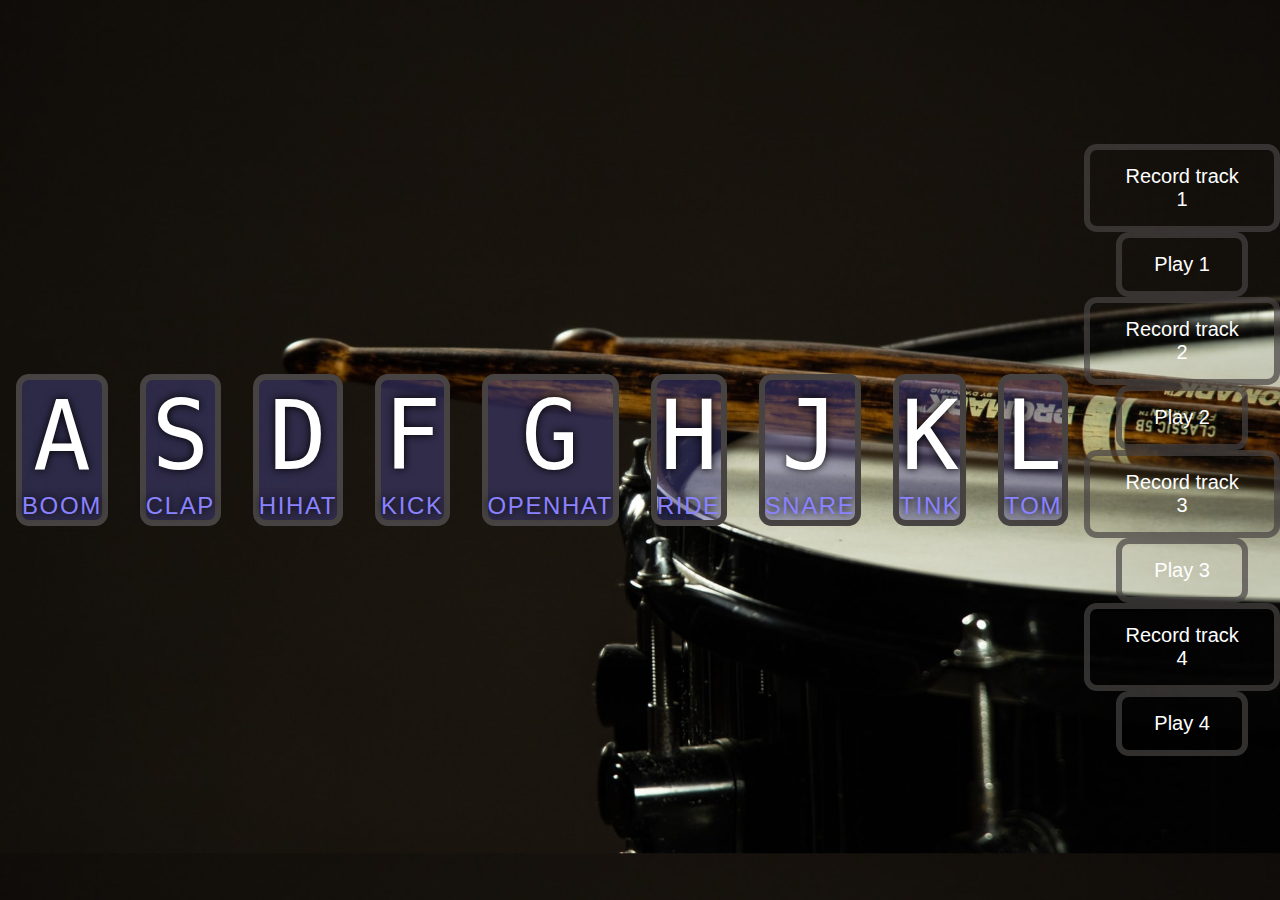
<file: Drumkit/index.html>
<!DOCTYPE html>
<html lang="en">
<head>
    <meta charset="UTF-8">
    <meta name="viewport" content="width=device-width, initial-scale=1.0">
    <link rel="stylesheet"  href="style.css">
    <link rel="stylesheet" href="https://stackpath.bootstrapcdn.com/bootstrap/4.1.3/css/bootstrap.min.css" integrity="sha384-MCw98/SFnGE8fJT3GXwEOngsV7Zt27NXFoaoApmYm81iuXoPkFOJwJ8ERdknLPMO" crossorigin="anonymous">
    <title>Drumkit App</title>
</head>
<body>

     <div class="keys">
            <div  class="key">
                <kbd>A</kbd>
                <span class="sound">boom</span>
              <audio src="sounds/boom.wav"  id="boom"></audio></br>
            </div>
            <div  class="key">
                <kbd>S</kbd>
                <span class="sound">clap</span>
                <audio src="sounds/clap.wav"  id="clap"></audio></br>
            </div>
            <div  class="key">
                <kbd>D</kbd>
                <span class="sound">hihat</span>
                <audio src="sounds/hihat.wav"  id="hihat"></audio></br>
            </div>
            <div  class="key">
                <kbd>F</kbd>
                <span class="sound">kick</span>
                <audio src="sounds/kick.wav"  id="kick"></audio></br>
            </div>
            <div  class="key">
                <kbd>G</kbd>
                <span class="sound">openhat</span>
                <audio src="sounds/openhat.wav"  id="openhat"></audio></br>
            </div>
            <div  class="key">
                <kbd>H</kbd>
                <span class="sound">ride</span>
                <audio src="sounds/ride.wav"  id="ride"></audio></br>
            </div>
            <div  class="key">
                <kbd>J</kbd>
                <span class="sound">snare</span>
                <audio src="sounds/snare.wav"  id="snare"></audio></br>
            </div>
            <div  class="key">
                <kbd>K</kbd>
                <span class="sound">tink</span>
                <audio src="sounds/tink.wav"  id="tink"></audio></br>
            </div>
            <div  class="key">
                <kbd>L</kbd>
                <span class="sound">tom</span>
                <audio src="sounds/tom.wav"  id="tom"></audio></br>
            </div>
    <div class="buttons">
        <button class="button" id="track1Rec">Record track 1</button>
        <button class="button" id="track1Play">Play 1</button>
        <button class="button" id="track2Rec">Record track 2</button>
        <button class="button" id="track2Play">Play 2</button>
        <button class="button" id="track3Rec">Record track 3</button>
        <button class="button" id="track3Play">Play 3</button>
        <button class="button" id="track4Rec">Record track 4</button>
        <button class="button" id="track4Play">Play 4</button>
    </div>
   
    <script src="script.js"></script>
</body>
</html>
</file>
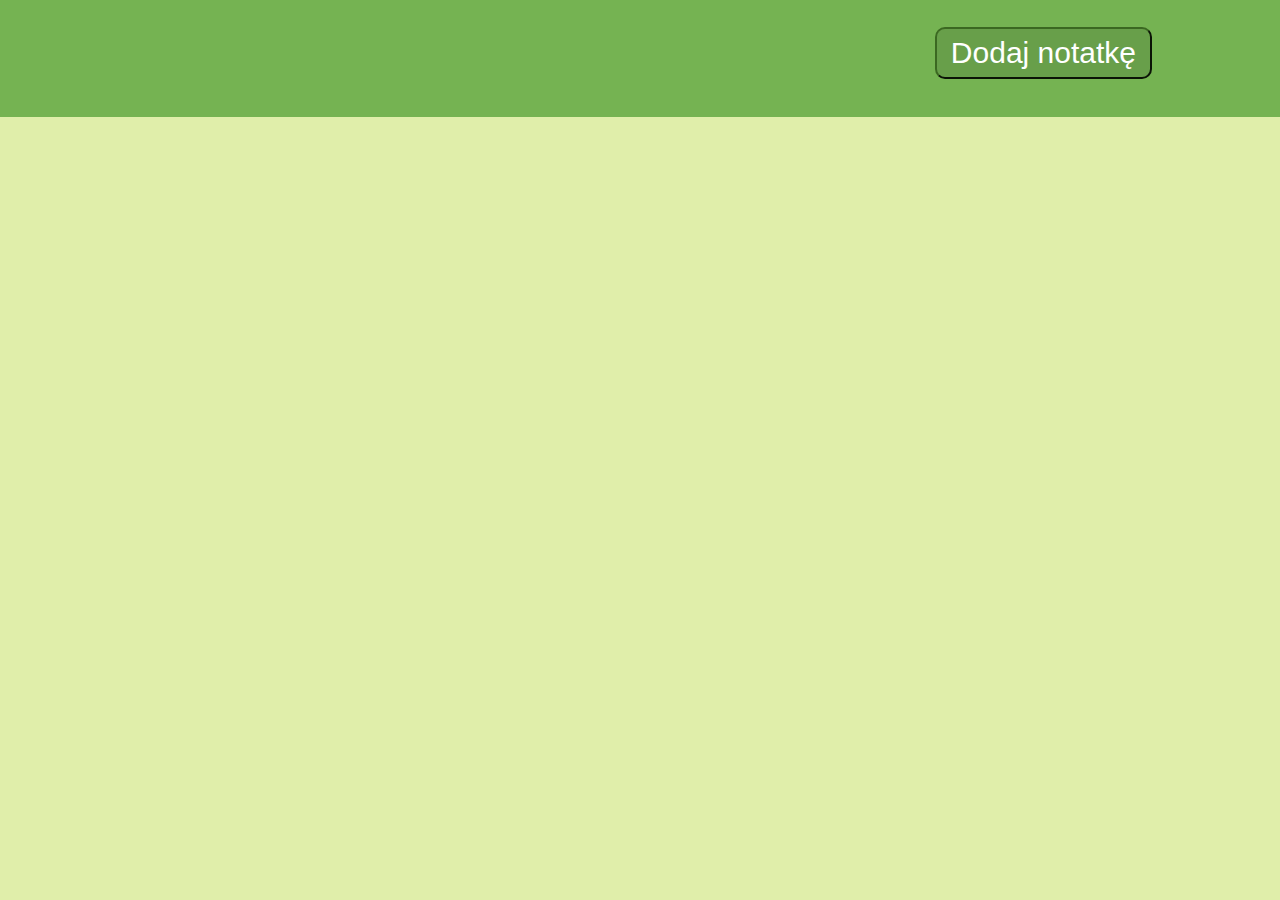
<file: NotePocket/index.html>
<!DOCTYPE html>
<html lang="en">

<head>
    <meta charset="UTF-8">
    <meta name="viewport" content="width=device-width, initial-scale=1.0">
    <link rel="stylesheet" href="style.css">
    <meta http-equiv="X-UA-Compatible" content="ie-edge">
    <link rel="stylesheet" href="style.css">
    <title>Note Pocket</title>
</head>

<body>
    <div id="header">
        <button id="plus">Dodaj notatkę</button>
    </div>
    

    <script type="text/javascript" src="main.js"></script>
    <script type="text/javascript" src="note.js"></script>
</body>

</html>
</file>
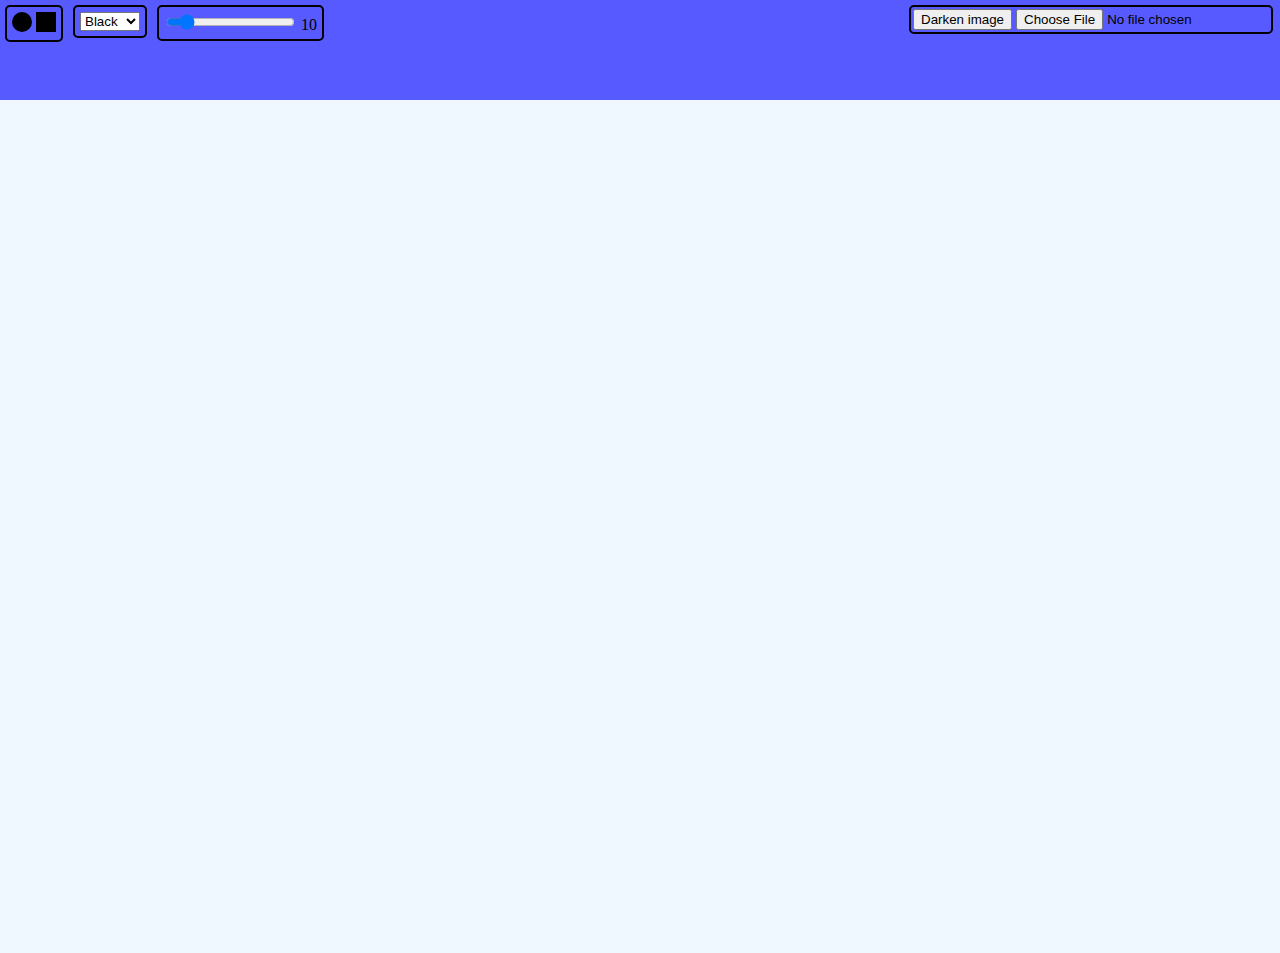
<file: Photoshopaint/index.html>
<!DOCTYPE html>
<html lang="en">
<head>
    <meta charset="UTF-8">
    <meta name="viewport" content="width=device-width, initial-scale=1.0">
    
    <title>Photoshopaint</title>
    
    <script src="ps.js" type="text/javascript"></script>
    <script src="script.js" type="text/javascript"></script>
    <link rel="stylesheet" type="text/css" href="style.css">
</head>
<body>
    
    
    <canvas id="canvas" width="1200" height="800">

    </canvas>
    <div id="bar">

        <div class="barLeft">
            <button id="circleBrush" class="circle-brush-btn"></button>
            <button id="squareBrush" class="square-brush-btn"></button> 
        </div>
       <div class="barLeft">
            <select id="brushColor">
                <option value="black">Black</option>
                <option value="red">Red</option>
                <option value="blue">Blue</option>
                <option value="green">Green</option>
                
            </select>
        </div>
        <div class="barLeft">
            <input type="range" id="sizeBrush" min="5" max="50" value="5">
            <a id="brushsizeout"></a>
        </div>
        

        <div class="barRight imageOptions">
                <button id="darken">Darken image</button>
                <input type="file" id="imageLoader"/>
        </div>

        
    </div>

</body>
</html>
</file>
<file: Drumkit/style.css>
* {
    margin: 0;
    padding: 0;
    border: 0;
  }
  
  body {
    font-family: "Avantgarde", sans-serif;
    height: 100px;
    text-align: center;
    background-image: url(background.jpg);
    background-size: cover;
   
  }
  button{
    background-color: transparent;
    border: .4rem solid rgba(71, 67, 67, 0.7);
    border-radius: .8rem;
    color: rgb(255, 255, 255);
    padding: 15px 32px;
    text-align: center;
    text-decoration: none;
    display: inline-block; 
    font-size: 20px;
  }
  .keys {
    display: flex;
    flex: 1;
    min-height: 100vh;
    align-items: center;
    justify-content: center;
  }
  
  .key {
    border: .4rem solid rgb(71, 67, 67);
    border-radius: .8rem;
    margin: 1rem;
    font-size: 1.5rem;
    width: 10rem;
    text-align: center;
    color: white;
    background: rgba(82, 80, 163, 0.4);
    text-shadow: 0 0 .5rem black;
  }
  kbd {
    display: block;
    font-size: 6rem;
  }
  .sound {
    font-size: 1.5rem;
    text-transform: uppercase;
    letter-spacing: .1rem;
    color: #8a82ff;
  }
</file>
<file: NotePocket/style.css>
body{
    margin:0;
    width: 100%;
    height: 100%;
    background-color:rgb(224, 238, 170);
    font-family:Arial, Helvetica, sans-serif;
}

#header{
    position: absolute;
    top:0;
    left: 0;
    height: 13%;
    width: 100%;
    margin: 0;
    background-color: rgb(117, 179, 82);
}
h2{
    position: absolute;
    right:18%;
    top:15%;
    padding: 0;
    margin: 0;
    color: honeydew;
}
#usun{
    position: absolute;
    right:19%;
    top:65%;
    padding: 0;
    margin: 0;
    color: honeydew;   
}

#plus{
    position: absolute;
    right: 10%;
    top:23%;
    text-align: center;
    margin-left:1%;
    background-color: rgba(17, 13, 13, 0.123);
    border-radius: 10px;
    border-style: outset;
    border-color:rgb(59, 104, 33);
    color:#fff;
    padding: 5px;
    overflow:auto;
    font-size: 30px;
    padding:  7px 14px 7px 14px;
}
#plus:hover{
    margin-left: 1%;
    background-color:rgb(149, 189, 126);
    border-radius: 10px;
    border-style: outset;
    border-color:rgb(59, 104, 33); 
}

#container{
    position: absolute;
    left:0;
    top:13%;
    background-color:rgb(59, 104, 33);
    width: 100%;
    height: 87%;
}
.note{
    position: absolute;
    top:5%;
    left:3%;
    background-color:whitesmoke;
    width: 20%;
    height: 45%;
    border: 2px solid;
    border-radius: 5px;
    border-color:rgb(176, 204, 64);
}
.bar{
    position: absolute;
    top:0;
    left:0;
    border: 2px 2px 6px 6px black; 
    border-radius: 4px; 
    width: 100%;
    background-color:rgb(117, 179, 82);
    height: 15%;
}
.bar:hover{
    cursor: move;
}
.titleOfNote{
    width: 50%;
    height: 10%;
    position: absolute;
    top:2%;
    left:5%;
    background-color:none;
    text-align: center;
    font-size: 16px;
}
textarea{
    position: absolute;
    top: 21%;
    left:4%;
    right: 2%;
    width: 90%;
    height: 65%;
    background-color: rgba(0, 255, 115, 0);
}

.dateOfCreateNote{
    position: absolute;
    top:88%;
    border-radius: 15px;
    width: 95%;
    height: 15%;
    left:4%;
    padding: 0;
    margin: 0;
    text-align: left;
}

#littleNote{
    width: 8%;
    height: 90%;
    position: absolute;
    left:0;
    top:2px;
}
.removeNote{
    width: 30%;
    height: 13%;
    position: absolute;
    right: 2%;
    top:1%;
    text-align: center;
    background-color: rgba(17, 13, 13, 0.123);
    border-radius: 10px;
    border-style: outset;
    border-color:rgb(59, 104, 33);
    color:#fff;
    padding: 1px;
    overflow:auto;
}
.removeNote:hover{
    margin-left: 1%;
    background-color:rgb(127, 163, 106);
    border-radius: 10px;
    border-style: outset;
    border-color:rgb(25, 46, 13); 
}
.saveNote{
    width: 20%;
    height: 6%;
    padding: 1px;
    position: absolute;
    right: 3%;
    bottom: 1%;
    border-radius: 5px;
    border-style: double;
    border-color:rgb(24, 33, 43);   
}
.saveNote:hover{
    background-color:rgb(234, 241, 206);
}
h1{
    position: absolute;
    left: 8%;
    margin: 0;
    top:23%;
    font-size:40px;
    color:whitesmoke;
    
}
#icons{
    width: 20%;
    position: absolute;
    bottom: 5px;
    right:0;
    color: black;
}

#createNote{
    position: absolute;
    top:12%;
    margin: 10px;
    left: 50%;
    margin-right: -50%;
    transform: translate(-50%, -50%);
    text-align: center;
    margin-left:1%;
    background-color: rgba(17, 13, 13, 0.123);
    border-radius: 10px;
    border-style: outset;
    border-color:rgb(17, 13, 13);
    color:#fff;
    padding: 5px;
    overflow:auto;
    font-size: 20px;
}
</file>
<file: Photoshopaint/style.css>
#canvas {
   position: absolute;
   background: aliceblue;
   width: 100%;
   bottom: 0;
}

#bar{
   height: 100px;
   top: 0;
   left: 0;
   position: fixed;
   width: 100%;
   background: #575aff;
}

.barLeft{
   margin: 5px;
   padding: 5px;
   float: left;
   width: auto;
   border: 2px solid black;
   border-radius: 5px;
}

.barRight{
   margin: 5px;
   padding: 2px;
   position: absolute;
   float: center;
   right: 2px;
   width: auto;
   border: 2px solid black;
   border-radius: 5px;
}

.brush {
    position: absolute;
    width: 10px;
    height: 10px;
    background: rgb(211, 192, 255);
}

.circle {
   border-radius: 50%;
}

.black{
   background: black;
}

.red {
   background: red;
}

.blue{
   background: blue;
}

.green{
   background: green;
}

.square-brush-btn {
   width: 20px;
   height: 20px;
   background: rgb(227, 192, 255);
   border: none;
}

.circle-brush-btn {
   width: 20px;
   height: 20px;
   background: rgb(214, 192, 255);
   border: none;
   border-radius: 50%;
}

@keyframes dissapear {
   0% {
       opacity: 1;
   }
   100% {
       opacity: 0;
   }
}
</file>
